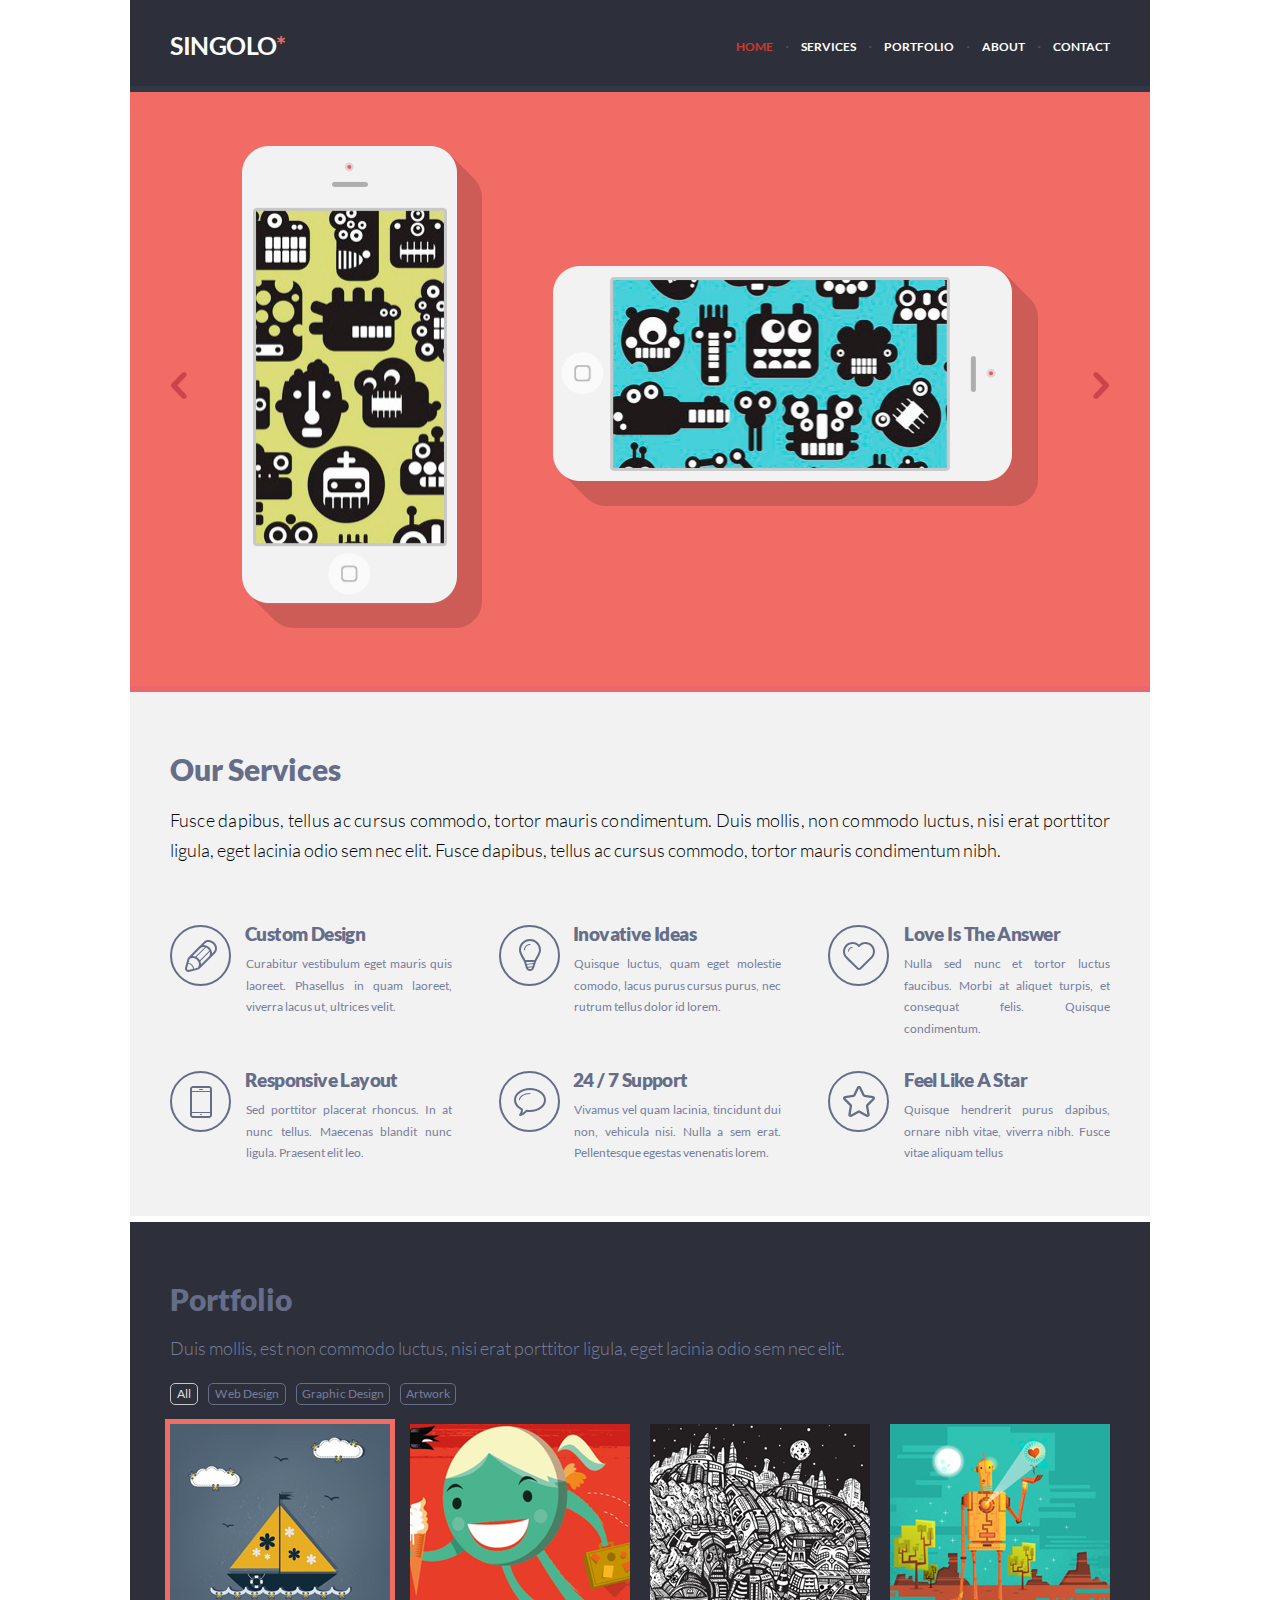
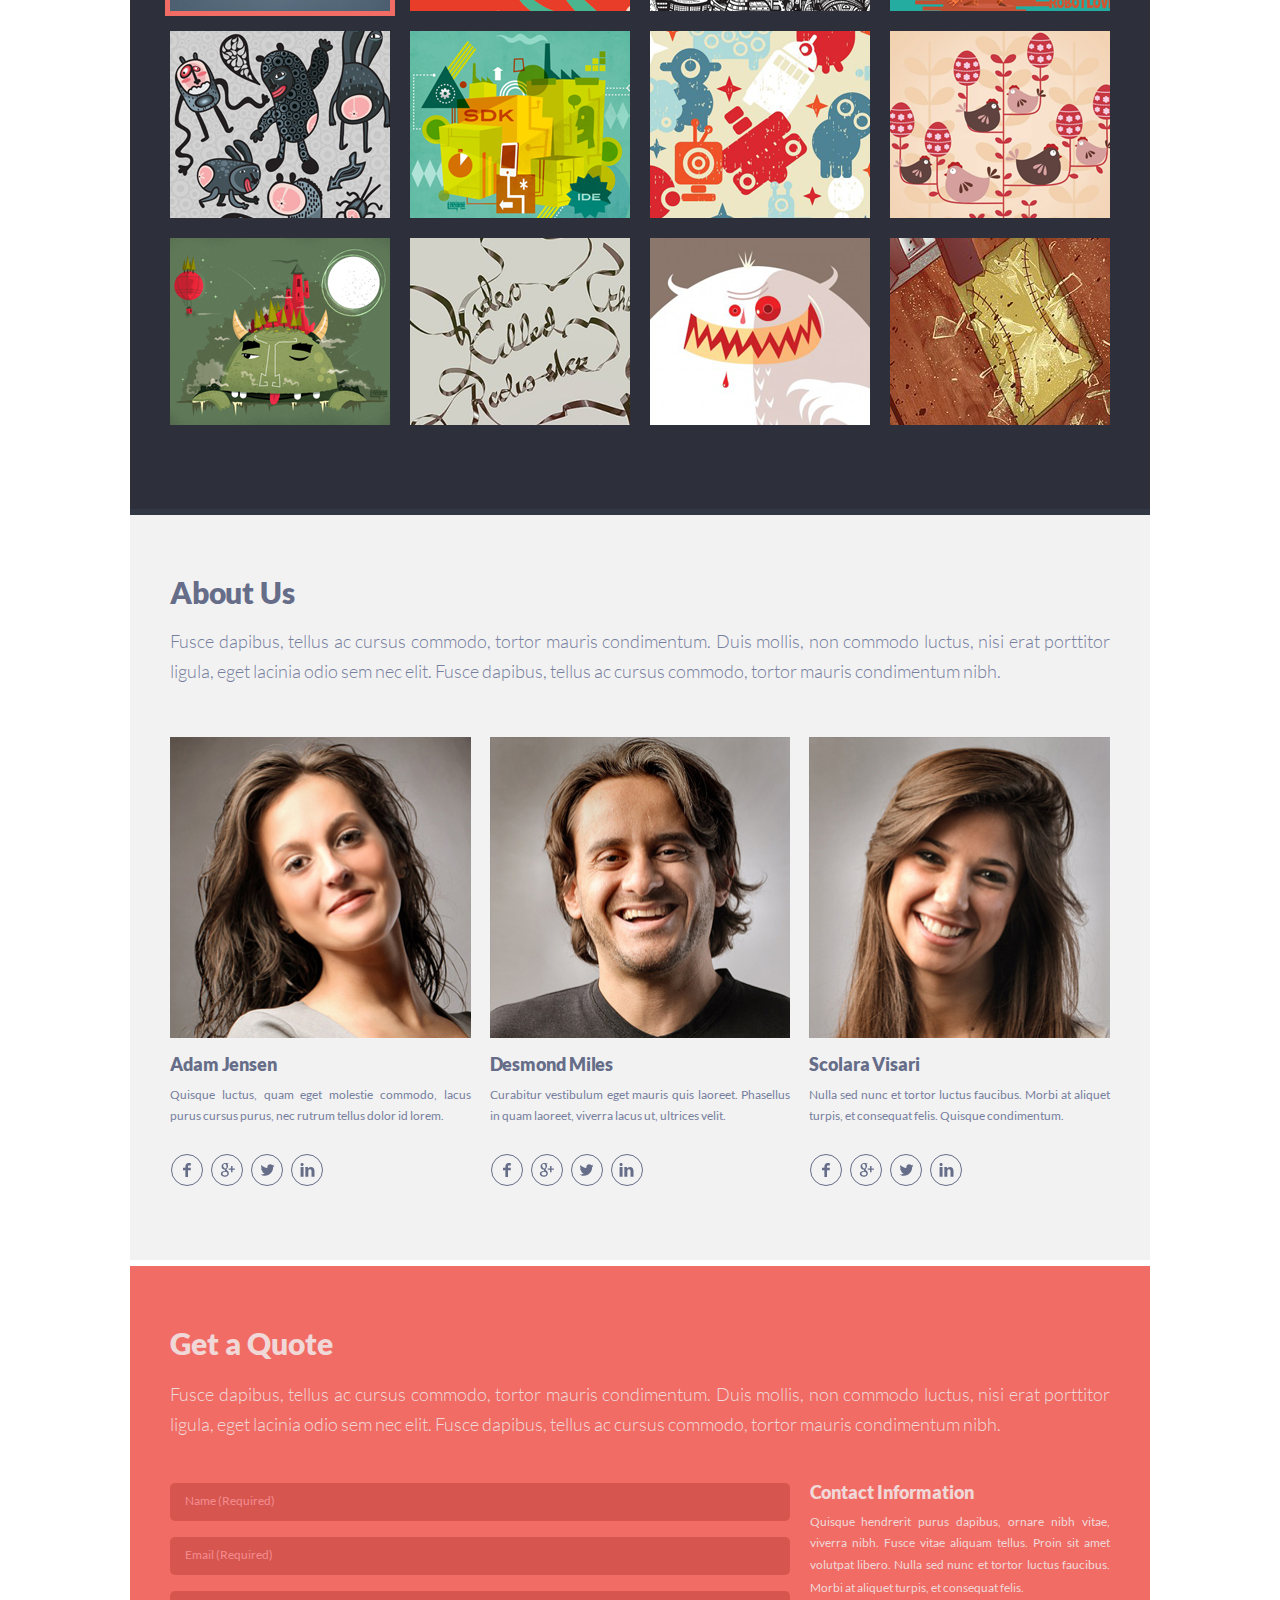
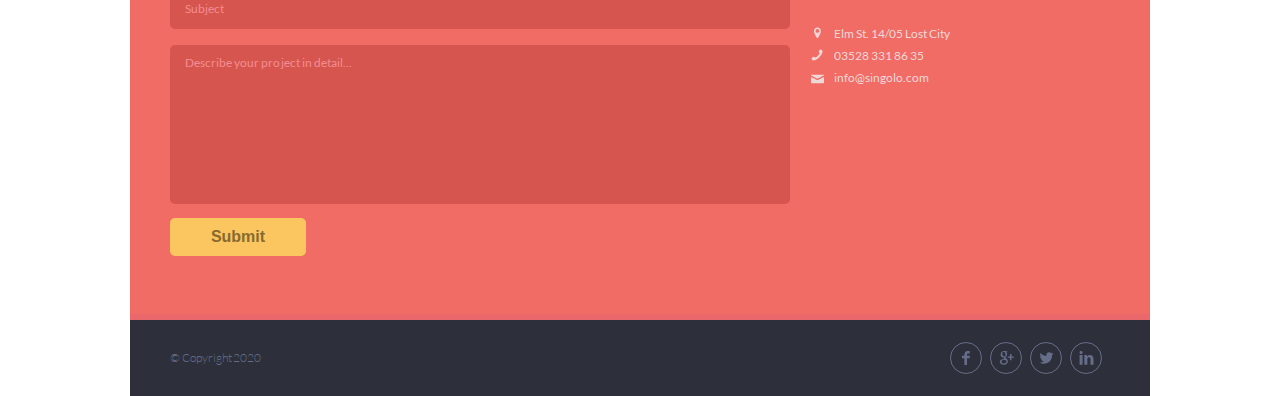
<file: index.html>
<!DOCTYPE html>
<html lang="en">

<head>
  <meta charset="UTF-8">
  <meta name="viewport" content="width=device-width, initial-scale=1.0">
  <link rel="stylesheet" href="./style.css">
  <title>Singolo</title>
</head>

<body>
  <div class="wrapper">
    <header class="header" id="header">
      <div class="content-header content-header-big content">
        <span class="hamburger">
          <span class="hamburger-line"></span>
          <span class="hamburger-line"></span>
          <span class="hamburger-line"></span>
        </span>
        <div class="logo">
          <a class="logo-link" href="#header">
            <h1 class="logo-title"><span class="logo-text">singolo</span><span class="logo-star">*</span></h1>
          </a>
        </div>
        <nav class="header-nav">
          <ul class="nav-items" id='menu'>
            <li class="nav-item"> <a class="nav-text nav-text-active" href="#slider">Home</a>
            </li>
            <li class="nav-item"><a class="nav-text" href="#services">Services</a>
            </li>
            <li class="nav-item"><a class="nav-text" href="#portfolio">Portfolio</a>
            </li>
            <li class="nav-item"><a class="nav-text" href="#about">About</a>
            </li>
            <li class="nav-item"><a class="nav-text" href="#contacts">Contact</a>
            </li>
          </ul>
        </nav>
      </div>
      <!-- MOBILE MENU -->
      <nav class="content-header-mobile">
        <div class="hamburger-logo">
          <span class="hamburger hamburger-vert">
            <span class="hamburger-line"></span>
            <span class="hamburger-line"></span>
            <span class="hamburger-line"></span>
          </span>
          <div class="logo logo-mobile">
            <a class="logo-link" href="#header">
              <h1 class="logo-title"><span class="logo-text">singolo</span><span class="logo-star">*</span></h1>
            </a>
          </div>
        </div>
        <nav class="header-nav-mobile">
          <ul class="nav-items nav-items-mobile" id='menu'>
            <li class="nav-item nav-item-mobile"> <a class="nav-text nav-text-active" href="#slider">Home</a>
            </li>
            <li class="nav-item nav-item-mobile"><a class="nav-text" href="#services">Services</a>
            </li>
            <li class="nav-item nav-item-mobile"><a class="nav-text" href="#portfolio">Portfolio</a>
            </li>
            <li class="nav-item nav-item-mobile"><a class="nav-text" href="#about">About</a>
            </li>
            <li class="nav-item nav-item-mobile"><a class="nav-text" href="#contacts">Contact</a>
            </li>
          </ul>
        </nav>
        <!-- END MOBILE -->
    </header>
    <main class="main">
      <section class="slider " id="slider">
        <div class="content-slider content">
          <div class="slider-arrows">
            <img class="slider-arrow arrow-prev" src="./assets/img/arrow-left.svg" alt="prev">
            <img class="slider-arrow arrow-next" src="./assets/img/arrow-right.svg" alt="next">
          </div>
          <div class="slide-item slide-active">
            <div class="slides slide1 slide-active">
              <img class="phone-slide1" src="./assets/img/slider-bg.png" alt="Second phone">
              <img class="phone-img phone-vertical" src="./assets/img/phone-vert.png" alt="Vertical phone">
              <img class="phone-img phone-horizontal" src="./assets/img/phone-hor.png" alt="Horizontal phone">
              <img class="phone-img phone-vertical-black visibility-hidden" src="./assets/img/phone-vert-black.png"
                alt="Vertical phone">
              <img class="phone-img phone-horizontal-black visibility-hidden" src="./assets/img/phone-hor-black.png"
                alt="Horizontal phone">
            </div>
          </div>
          <div class="slide-item">
            <div class="slides slide2 slide-active">
              <img class="phone-slide2" src="./assets/img/slide-2.png" alt="Second phone">
            </div>
          </div>
        </div>
      </section>
      <section class="services " id="services">
        <div class="content-services content">
          <div class="services-title">
            <div class="services-title-header"> Our Services </div>
            <div class="services-title-text"> Fusce dapibus, tellus ac cursus commodo, tortor mauris condimentum. Duis
              mollis, non commodo luctus, nisi erat porttitor <span class="services-title-text-change">ligula, eget
                lacinia odio sem nec elit. Fusce dapibus, tellus ac cursus commodo, tortor mauris condimentum
                nibh.</span> </div>
          </div>
          <div class="services-items">
            <div class="services-item services-item1">
              <div class="services-item-logo"><img class="services-logo-img" src="./assets/img/pensil-icon.svg"></div>
              <div class="services-item-content">
                <h3 class="services-item-title title-spacing-one"> Custom Design</h3>
                <p class="services-item-text"> Curabitur vestibulum eget mauris quis laoreet. Phasellus in quam laoreet,
                  viverra lacus ut, ultrices velit. </p>
              </div>
            </div>
            <div class="services-item services-item2">
              <div class="services-item-logo logo2"><img class="services-logo-img logo2-img"
                  src="./assets/img/lamp-icon.svg">
              </div>
              <div class="services-item-content">
                <h3 class="services-item-title"> Inovative Ideas </h3>
                <p class="services-item-text"> Quisque luctus, quam eget molestie comodo, lacus purus cursus purus, nec
                  rutrum tellus dolor id lorem. </p>
              </div>
            </div>
            <div class="services-item services-item3">
              <div class="services-item-logo"><img class="services-logo-img" src="./assets/img/heart-icon.svg"></div>
              <div class="services-item-content">
                <h3 class="services-item-title title-spacing-two"> Love Is The Answer</h3>
                <p class="services-item-text"> Nulla sed nunc et tortor luctus faucibus. Morbi at aliquet turpis, et
                  consequat felis. Quisque condimentum. </p>
              </div>
            </div>
            <div class="services-item services-item4">
              <div class="services-item-logo"><img class="services-logo-img" src="./assets/img/phone-icon.svg"></div>
              <div class="services-item-content ">
                <h3 class="services-item-title title-spacing-one"> Responsive Layout </h3>
                <p class="services-item-text"> Sed porttitor placerat rhoncus. In at nunc tellus. Maecenas blandit nunc
                  ligula. Prae&shy;sent elit leo. </p>
              </div>
            </div>
            <div class="services-item services-item5">
              <div class="services-item-logo  logo2"><img class="services-logo-img logo2-img"
                  src="./assets/img/comment-icon.svg">
              </div>
              <div class="services-item-content">
                <h3 class="services-item-title"> 24 / 7 Support</h3>
                <p class="services-item-text"> Vivamus vel quam lacinia, tincidunt dui non, vehicula nisi. Nulla a sem
                  erat. Pellen&shy;tesque egestas venenatis lorem. </p>
              </div>
            </div>
            <div class="services-item services-item6">
              <div class="services-item-logo"><img class="services-logo-img" src="./assets/img/star-icon.svg"></div>
              <div class="services-item-content">
                <h3 class="services-item-title title-spacing-two"> Feel Like A Star </h3>
                <p class="services-item-text"> Quisque hendrerit purus dapibus, ornare nibh vitae, viverra nibh. Fusce
                  vitae aliquam tellus </p>
              </div>
            </div>
          </div>
          </nav>
      </section>
      <section class="portfolio" id="portfolio">
        <div class="content-portfolio content">
          <div class="portfolio-title">
            <h3 class='portfolio-title-header'>Portfolio</h3>
            <p class="portfolio-title-text">Duis mollis, est non commodo luctus, nisi erat porttitor ligula, eget
              lacinia odio sem nec elit.</p>
          </div>
          <ul class="portfolio-buttons">
            <li class="portfolio-btn portfolio-btn-active">All</li>
            <li class="portfolio-btn">Web Design</li>
            <li class="portfolio-btn">Graphic Design</li>
            <li class="portfolio-btn">Artwork</li>
          </ul>
          <div class="portfolio-images">
            <ul class="portfolio-images-list" id="portfolio-images">
              <li class="portfolio-images-item"><img class="portfolio-img portfolio-img-active"
                  src="./assets/img/portfol1.png" alt="portofolio-image1"></li>
              <li class="portfolio-images-item"> <img class="portfolio-img" src="./assets/img/portfol2.png"
                  alt="portofolio-image2"></li>
              <li class="portfolio-images-item"><img class="portfolio-img" src="./assets/img/portfol3.png"
                  alt="portofolio-image3"></li>
              <li class="portfolio-images-item"><img class="portfolio-img" src="./assets/img/portfol4.png"
                  alt="portofolio-image4"></li>
              <li class="portfolio-images-item"><img class="portfolio-img" src="./assets/img/portfol5.png"
                  alt="portofolio-image5"></li>
              <li class="portfolio-images-item"><img class="portfolio-img" src="./assets/img/portfol6.png"
                  alt="portofolio-image6"></li>
              <li class="portfolio-images-item"><img class="portfolio-img" src="./assets/img/portfol7.png"
                  alt="portofolio-image7"></li>
              <li class="portfolio-images-item"><img class="portfolio-img" src="./assets/img/portfol8.png"
                  alt="portofolio-image8"></li>
              <li class="portfolio-images-item"><img class="portfolio-img" src="./assets/img/portfol9.png"
                  alt="portofolio-image9"></li>
              <li class="portfolio-images-item"><img class="portfolio-img" src="./assets/img/portfol10.png"
                  alt="portofolio-image10"></li>
              <li class="portfolio-images-item"><img class="portfolio-img" src="./assets/img/portfol11.png"
                  alt="portofolio-image11"></li>
              <li class="portfolio-images-item"><img class="portfolio-img" src="./assets/img/portfol12.png"
                  alt="portofolio-image12"></li>
            </ul>
          </div>
        </div>
      </section>
      <section class='about' id="about">
        <div class="content-about content">
          <div class="about-title">
            <h3 class="about-title-head">About Us</h3>
            <p class="about-title-text">Fusce dapibus, tellus ac cursus commodo, tortor mauris condimentum. Duis mollis,
              non commodo luctus, nisi erat porttitor ligula, eget lacinia odio sem nec elit. Fusce dapibus, tellus ac
              cursus commodo, tortor mauris condimentum nibh.</p>
          </div>
          <div class="about-persons persons">
            <div class="persons-item">
              <img class="persons-photo" src="./assets/img/about1.jpeg" alt="person">
              <div class="persons-content">
                <h4 class="persons-content-title">Adam Jensen</h4>
                <p class="persons-content-text adam-text">Quisque luctus, quam eget molestie commodo, lacus purus cursus
                  purus, nec rutrum tellus dolor id lorem. </p>
                <div class="persons-social-items social-items">
                  <ul class="social-icons">
                    <li class="social-icon icon-facebook"><a href="#"></a></li>
                    <li class="social-icon icon-google"><a href="#"></a></li>
                    <li class="social-icon icon-twitter"><a href="#"></a></li>
                    <li class="social-icon icon-linkedin"><a href="#"></a></li>
                  </ul>
                </div>
              </div>
            </div>
            <div class="persons-item">
              <img class="persons-photo" src="./assets/img/about2.jpeg" alt="person">
              <div class="persons-content">
                <h4 class="persons-content-title desmond-title">Desmond Miles</h4>
                <p class="persons-content-text desmond-text">Curabitur vestibulum eget mauris quis laoreet. Phasellus in
                  quam laoreet, viverra lacus ut, ultrices velit.</p>
                <div class="persons-social-items">
                  <ul class="social-icons">
                    <li class="social-icon icon-facebook"><a href="#"></a></li>
                    <li class="social-icon icon-google"><a href="#"></a></li>
                    <li class="social-icon icon-twitter"><a href="#"></a></li>
                    <li class="social-icon icon-linkedin"><a href="#"></a></li>
                  </ul>
                </div>
              </div>
            </div>
            <div class="persons-item">
              <img class="persons-photo" src="./assets/img/about3.jpeg" alt="person">
              <div class="persons-content">
                <h4 class="persons-content-title">Scolara Visari</h4>
                <p class="persons-content-text">Nulla sed nunc et tortor luctus faucibus. Morbi at aliquet turpis, et
                  consequat felis. Quisque condimentum.</p>
                <div class="persons-social-items">
                  <ul class="social-icons scolara-icons">
                    <li class="social-icon icon-facebook"><a href="#"></a></li>
                    <li class="social-icon icon-google"><a href="#"></a></li>
                    <li class="social-icon icon-twitter"><a href="#"></a></li>
                    <li class="social-icon icon-linkedin"><a href="#"></a></li>
                  </ul>
                </div>
              </div>
            </div>
          </div>
        </div>
      </section>
      <section class="contacts" id="contacts">
        <div class="content-contacts content">
          <div class="contacts-title">
            <h3 class="contacts-title-header">Get a Quote</h3>
            <p class="contacts-title-text">Fusce dapibus, tellus ac cursus commodo, tortor mauris condimentum. Duis
              mollis, non commodo luctus, nisi erat porttitor ligula, eget lacinia odio sem nec elit. Fusce dapibus,
              tellus ac cursus commodo, tortor mauris condimentum nibh.</p>
          </div>
          <div class="contact-forms">
            <form class="contact-form" id="contact-form" action="#">
              <input class="contact-form-input input-name" id="input-name" type="text" placeholder="Name (Required)"
                autocomlete=" off" required>
              <input class="contact-form-input input-email" id="input-email" type="email" placeholder="Email (Required)"
                required>
              <input class="contact-form-input input-subject" id="subject" type="text" placeholder="Subject">
              <textarea class="contact-form-input input-description" id="description" name="description" cols="30"
                rows="20" placeholder="Describe your project in detail..."></textarea>
              <button type="submit" class="contact-form-input btn-submit" id="btn">Submit</button>
            </form>
            <div class="contact-info">
              <h4 class="contact-info-title">Contact Information</h4>
              <p class="contact-info-text">Quisque hendrerit purus dapibus, ornare nibh vitae, viver&shy;ra nibh. Fusce
                vitae aliquam tellus. Proin sit amet volutpat <span class="newline-height">libero. Nulla sed nunc et
                  tortor luctus faucibus. Morbi </span> at aliquet turpis, et consequat felis. </p>
              <div class="contacts-details details">
                <div class="details-item">
                  <span class="details-img img-loc"></span>
                  <a class="details-href" href="https://www.google.com.ua/maps/">Elm St. 14/05 Lost City</a>
                </div>
                <div class="details-item">
                  <span class="details-img img-phone"></span>
                  <a class="details-href" href="tel:035283318635">03528 331 86 35</a>
                </div>
                <div class="details-item">
                  <span class="details-img img-mail"></span>
                  <a class="details-href" href="mailto:info@singolo.com">info@singolo.com</a>
                </div>
              </div>
            </div>
          </div>
        </div>
      </section>
    </main>
    <footer class="footer">
      <div class="content-footer content">
        <p class="footer-copyright"> &copy; Copyright 2020 </p>
        <div class="footer-social-items">
          <ul class="social-icons">
            <li class="social-icon icon-facebook"><a href="#"></a></li>
            <li class="social-icon icon-google"><a href="#"></a></li>
            <li class="social-icon icon-twitter"><a href="#"></a></li>
            <li class="social-icon icon-linkedin"><a href="#"></a></li>
          </ul>
        </div>
      </div>
    </footer>
    <div id="message-block" class='hidden message-block '>
      <div class="message content " id="message">
        <p>Письмо отправлено</p>
        <p>Тема: <span class="message-text" id="message-result"></span></p>
        <hr>
        <p>Описание: <span class="message-text" id="descr-result"> </span></span>
          <hr>
          <button class="btn-close" id="close-btn">OK</button>
      </div>
    </div>
    <div class="black-overlay"></div>
  </div>
  <script src='script.js'></script>
</body>

</html>
</file>
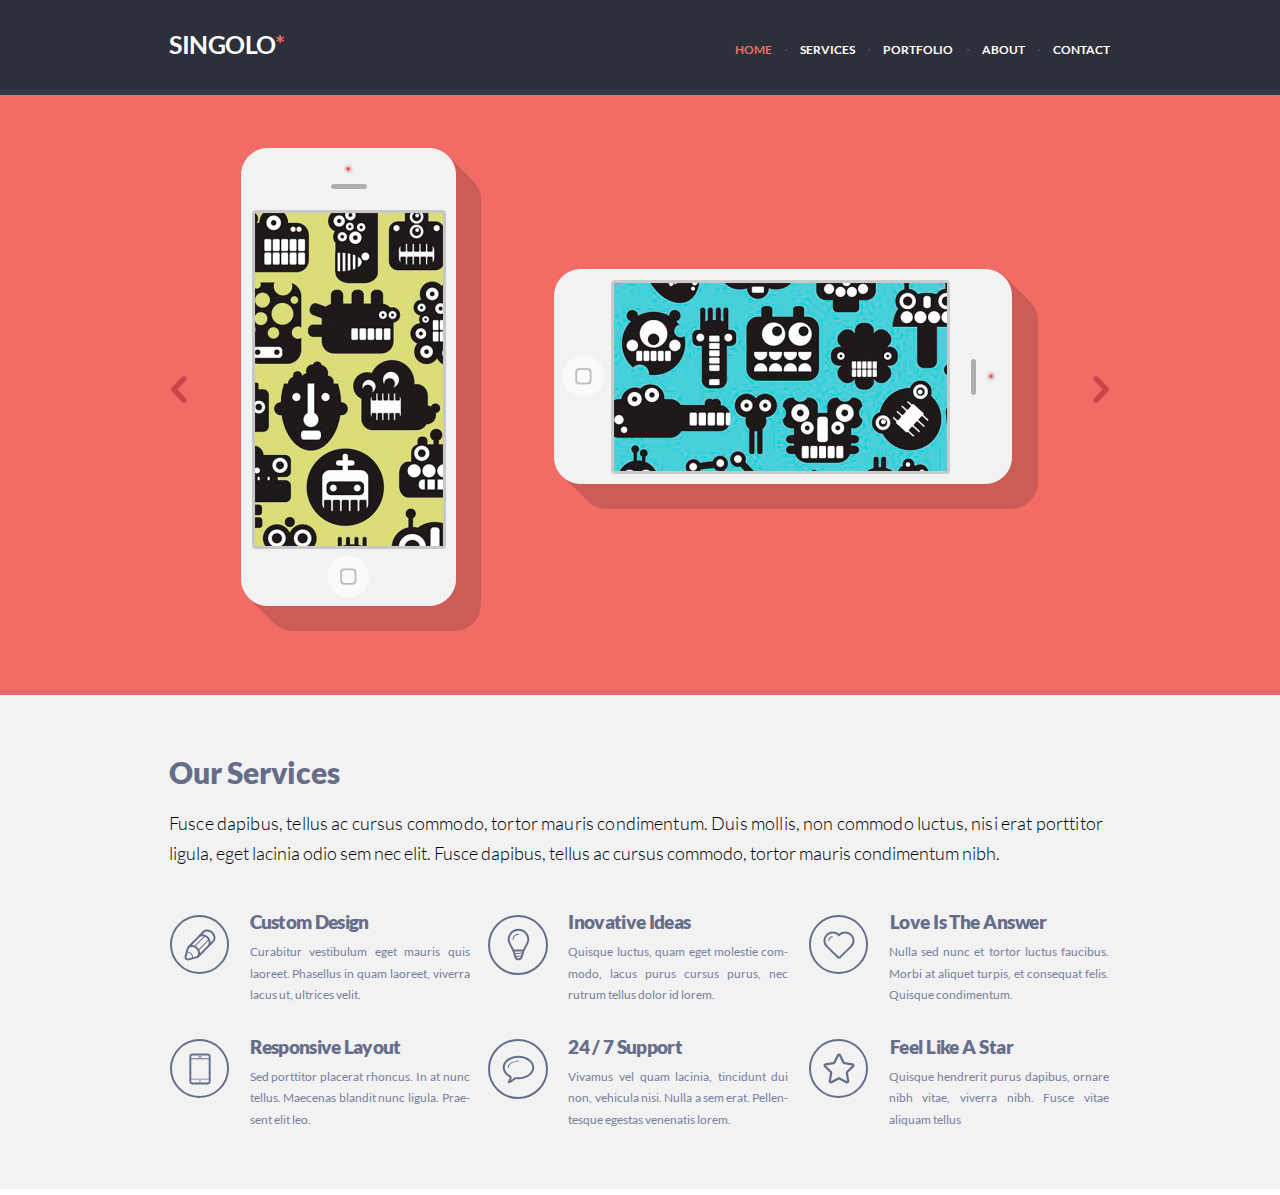
<file: singolo1.html>
<!DOCTYPE html>
<html lang="en">

<head>
  <meta charset="UTF-8">
  <meta name="viewport" content="width=device-width, initial-scale=1.0">
  <link rel="stylesheet" href="./singolo1.css">
  <title>Singolo</title>
</head>

<body>
  <div class="wrapper">
    <header class="header">
      <div class="content-header content">
        <div class="logo">
          <a class="logo-link" href="#">
            <h1 class="logo-title">singolo<span class="logo-star">*</span></h1>
          </a>
        </div>
        <nav class="header-nav">
          <ul class="nav-items">
            <li class="nav-item"> <a class="nav-text nav-text-active" href="#">Home</a>
            </li>
            <li class="nav-item"><a class="nav-text" href="#">Services</a>
            </li>
            <li class="nav-item"><a class="nav-text" href="#">Portfolio</a>
            </li>
            <li class="nav-item"><a class="nav-text" href="#">About</a>
            </li>
            <li class="nav-item"><a class="nav-text" href="#">Contact</a>
            </li>
          </ul>
        </nav>
      </div>
    </header>
    <main class="main">
      <section class="slider">
        <div class="content-slider content">
          <div class="slider-arrows">
            <img class="slider-arrow arrow-prev" src="./assets/img/arrow-left.svg" alt="prev">
            <img class="slider-arrow arrow-next" src="./assets/img/arrow-right.svg" alt="next">
          </div>
          <div class="phone-images">
            <img class="phone-vertical" src="./assets/img/phone-vert.png" alt="Vertical phone">
            <img class="phone-horizontal" src="./assets/img/phone-hor.png" alt="Horizontal phone">
          </div>
        </div>
      </section>
      <section class="services">
        <div class="content-services content">
          <div class="services-title">
            <div class="services-title-header"> Our Services </div>
            <div class="services-title-text"> Fusce dapibus, tellus ac cursus commodo, tortor mauris condimentum. Duis
              mollis, non commodo luctus, nisi erat porttitor <span class="services-title-text-change">ligula, eget
                lacinia odio sem nec elit. Fusce dapibus, tellus ac cursus commodo, tortor mauris condimentum
                nibh.</span> </div>
          </div>
          <div class="services-items">
            <div class="services-item services-item1">
              <div class="services-item-logo"><img class="services-logo-img" src="./assets/img/pensil-icon.svg"></div>
              <div class="services-item-content">
                <h3 class="services-item-title title-spacing-one"> Custom Design</h3>
                <p class="services-item-text"> Curabitur vestibulum eget mauris quis laoreet. Phasellus in quam laoreet,
                  viverra lacus ut, ultrices velit. </p>
              </div>
            </div>
            <div class="services-item services-item2">
              <div class="services-item-logo "><img class="services-logo-img" src="./assets/img/lamp-icon.svg"></div>
              <div class="services-item-content">
                <h3 class="services-item-title"> Inovative Ideas </h3>
                <p class="services-item-text"> Quisque luctus, quam eget molestie com&shy;modo, lacus purus cursus
                  purus, nec rutrum tellus dolor id lorem. </p>
              </div>
            </div>
            <div class="services-item services-item3">
              <div class="services-item-logo"><img class="services-logo-img" src="./assets/img/heart-icon.svg"></div>
              <div class="services-item-content">
                <h3 class="services-item-title title-spacing-two"> Love Is The Answer</h3>
                <p class="services-item-text"> Nulla sed nunc et tortor luctus faucibus. Morbi at aliquet turpis, et
                  consequat felis. Quisque condimentum. </p>
              </div>
            </div>
            <div class="services-item services-item4">
              <div class="services-item-logo"><img class="services-logo-img" src="./assets/img/phone-icon.svg"></div>
              <div class="services-item-content ">
                <h3 class="services-item-title title-spacing-one"> Responsive Layout </h3>
                <p class="services-item-text"> Sed porttitor placerat rhoncus. In at nunc tellus. Maecenas blandit nunc
                  ligula. Prae&shy;sent elit leo. </p>
              </div>
            </div>
            <div class="services-item services-item5">
              <div class="services-item-logo "><img class="services-logo-img" src="./assets/img/comment-icon.svg"></div>
              <div class="services-item-content">
                <h3 class="services-item-title"> 24 / 7 Support</h3>
                <p class="services-item-text"> Vivamus vel quam lacinia, tincidunt dui non, vehicula nisi. Nulla a sem
                  erat. Pellen&shy;tesque egestas venenatis lorem. </p>
              </div>
            </div>
            <div class="services-item services-item6">
              <div class="services-item-logo"><img class="services-logo-img" src="./assets/img/star-con.svg"></div>
              <div class="services-item-content">
                <h3 class="services-item-title title-spacing-two"> Feel Like A Star </h3>
                <p class="services-item-text"> Quisque hendrerit purus dapibus, ornare nibh vitae, viverra nibh. Fusce
                  vitae aliquam tellus </p>
              </div>
            </div>
          </div>
        </div>
      </section>
    </main>
  </div>
</body>

</html>
</file>
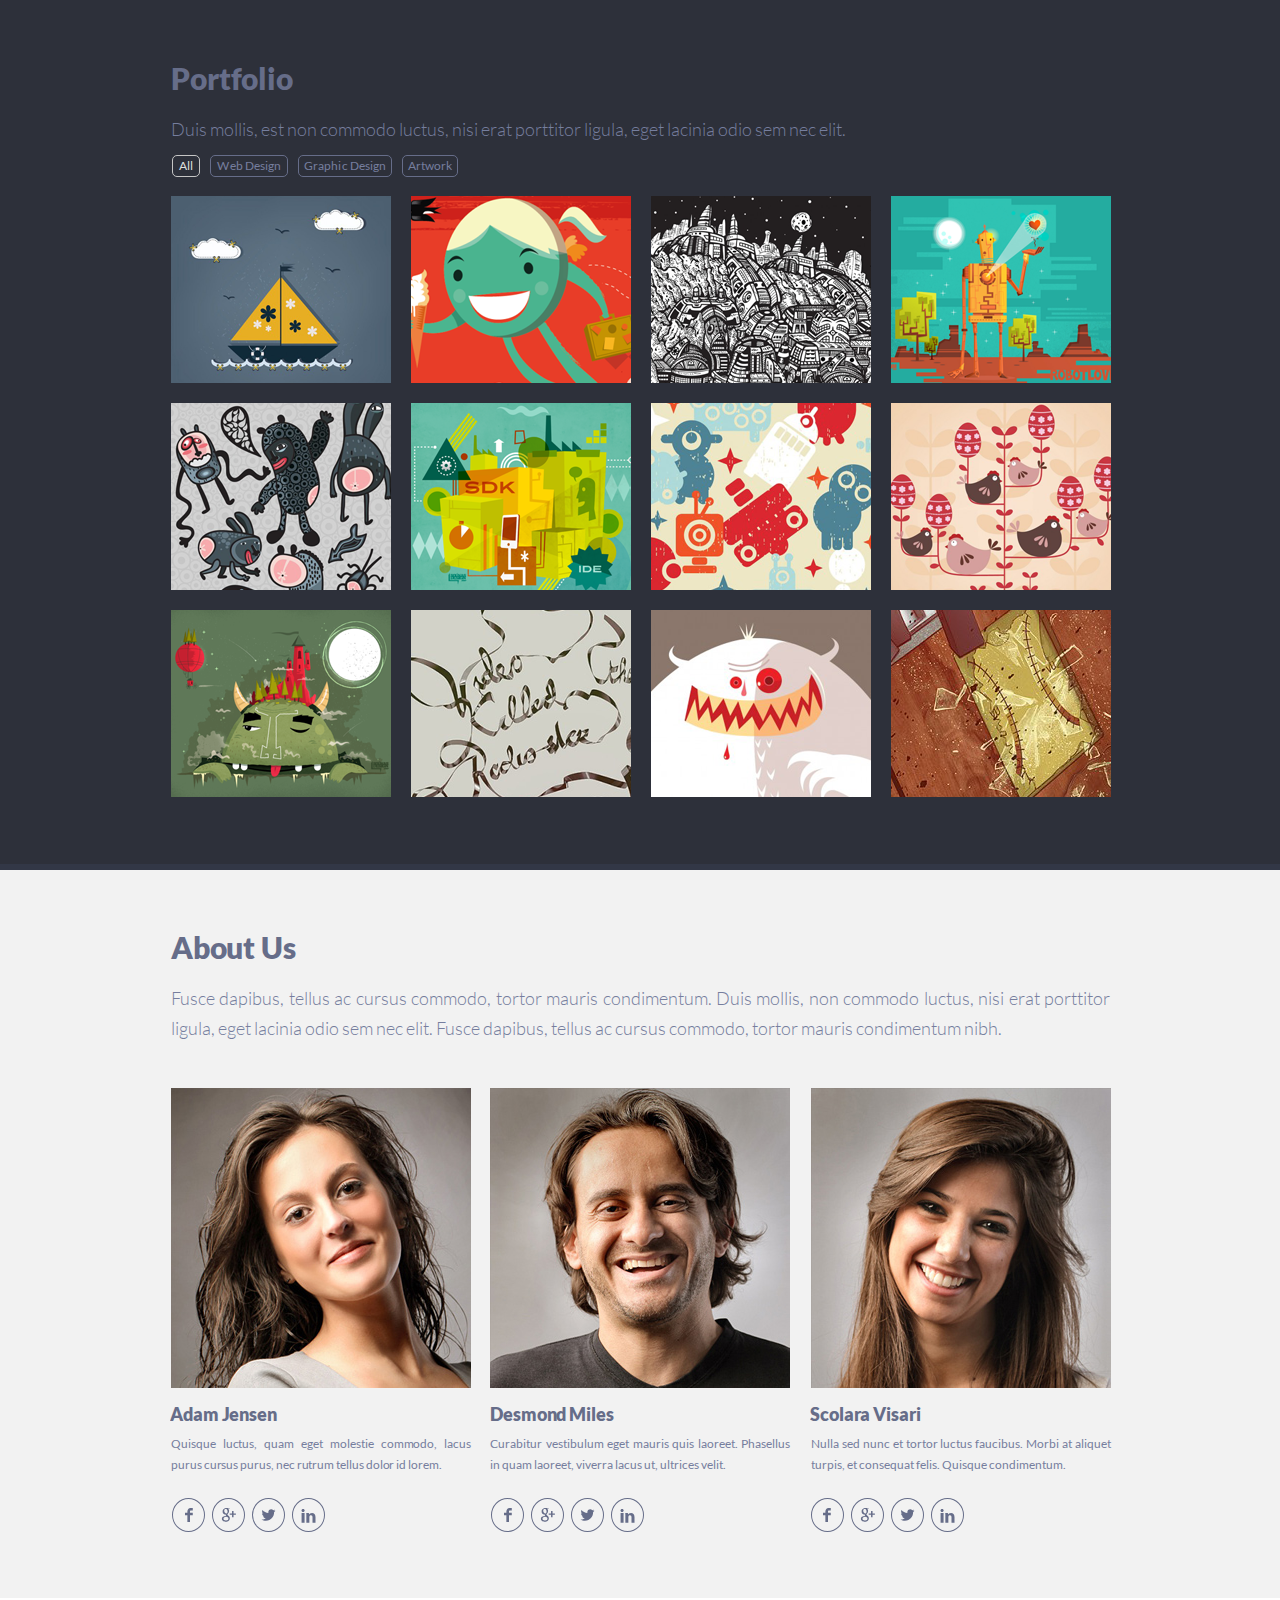
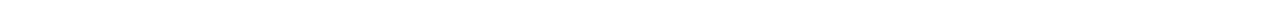
<file: singolo2.html>
<!DOCTYPE html>
<html lang="en">

<head>
  <meta charset="UTF-8">
  <meta name="viewport" content="width=device-width, initial-scale=1.0">
  <link rel="stylesheet" href="./singolo2.css">
  <title>Singolo2</title>
</head>

<body>
  <div class="wrapper">
    <section class="portfolio">
      <div class="content-portfolio content">
        <div class="portfolio-title">
          <h3 class='portfolio-title-header'>Portfolio</h3>
          <p class="portfolio-title-text">Duis mollis, est non commodo luctus, nisi erat porttitor ligula, eget lacinia
            odio sem nec elit.</p>
        </div>
        <ul class="portfolio-buttons">
          <li class="portfolio-btn portfolio-btn-active">All</li>
          <li class="portfolio-btn">Web Design</li>
          <li class="portfolio-btn">Graphic Design</li>
          <li class="portfolio-btn">Artwork</li>
        </ul>
        <div class="portfolio-images">
          <img class="portfolio-img" src="./assets/img/portfol1.png" alt="portofolio-image">
          <img class="portfolio-img" src="./assets/img/portfol2.png" alt="portofolio-image">
          <img class="portfolio-img" src="./assets/img/portfol3.png" alt="portofolio-image">
          <img class="portfolio-img" src="./assets/img/portfol4.png" alt="portofolio-image">
          <img class="portfolio-img" src="./assets/img/portfol5.png" alt="portofolio-image">
          <img class="portfolio-img" src="./assets/img/portfol6.png" alt="portofolio-image">
          <img class="portfolio-img" src="./assets/img/portfol7.png" alt="portofolio-image">
          <img class="portfolio-img" src="./assets/img/portfol8.png" alt="portofolio-image">
          <img class="portfolio-img" src="./assets/img/portfol9.png" alt="portofolio-image">
          <img class="portfolio-img" src="./assets/img/portfol10.png" alt="portofolio-image">
          <img class="portfolio-img" src="./assets/img/portfol11.png" alt="portofolio-image">
          <img class="portfolio-img" src="./assets/img/portfol12.png" alt="portofolio-image">
        </div>
      </div>
    </section>
    <section class='about'>
      <div class="content-about content">
        <div class="about-title">
          <h3 class="about-title-head">About Us</h3>
          <p class="about-title-text">Fusce dapibus, tellus ac cursus commodo, tortor mauris condimentum. Duis mollis,
            non commodo luctus, nisi erat porttitor ligula, eget lacinia odio sem nec elit. Fusce dapibus, tellus ac
            cursus commodo, tortor mauris condimentum nibh.</p>
        </div>
        <div class="about-persons persons">
          <div class="persons-item">
            <img class="persons-photo" src="./assets/img/about1.jpeg" alt="person">
            <div class="persons-content">
              <h4 class="persons-content-title">Adam Jensen</h4>
              <p class="persons-content-text adam-text">Quisque luctus, quam eget molestie commodo, lacus purus cursus
                purus, nec rutrum tellus dolor id lorem. </p>
              <div class="persons-social-items social-items">
                <ul class="social-icons">
                  <li class="social-icon icon-facebook"><a href="#"></a></li>
                  <li class="social-icon icon-google"><a href="#"></a></li>
                  <li class="social-icon icon-twitter"><a href="#"></a></li>
                  <li class="social-icon icon-linkedin"><a href="#"></a></li>
                </ul>
              </div>
            </div>
          </div>
          <div class="persons-item">
            <img class="persons-photo" src="./assets/img/about2.jpeg" alt="person">
            <div class="persons-content">
              <h4 class="persons-content-title desmond-title">Desmond Miles</h4>
              <p class="persons-content-text">Curabitur vestibulum eget mauris quis laoreet. Phasellus in quam laoreet,
                viverra lacus ut, ultrices velit.</p>
              <div class="persons-social-items">
                <ul class="social-icons">
                  <li class="social-icon icon-facebook"><a href="#"></a></li>
                  <li class="social-icon icon-google"><a href="#"></a></li>
                  <li class="social-icon icon-twitter"><a href="#"></a></li>
                  <li class="social-icon icon-linkedin"><a href="#"></a></li>
                </ul>
              </div>
            </div>
          </div>
          <div class="persons-item">
            <img class="persons-photo" src="./assets/img/about3.jpeg" alt="person">
            <div class="persons-content">
              <h4 class="persons-content-title">Scolara Visari</h4>
              <p class="persons-content-text">Nulla sed nunc et tortor luctus faucibus. Morbi at aliquet turpis, et
                consequat felis. Quisque condimentum.</p>
              <div class="persons-social-items">
                <ul class="social-icons scolara-icons">
                  <li class="social-icon icon-facebook"><a href="#"></a></li>
                  <li class="social-icon icon-google"><a href="#"></a></li>
                  <li class="social-icon icon-twitter"><a href="#"></a></li>
                  <li class="social-icon icon-linkedin"><a href="#"></a></li>
                </ul>
              </div>
            </div>
          </div>
        </div>
      </div>
    </section>
  </div>
</body>

</html>
</file>
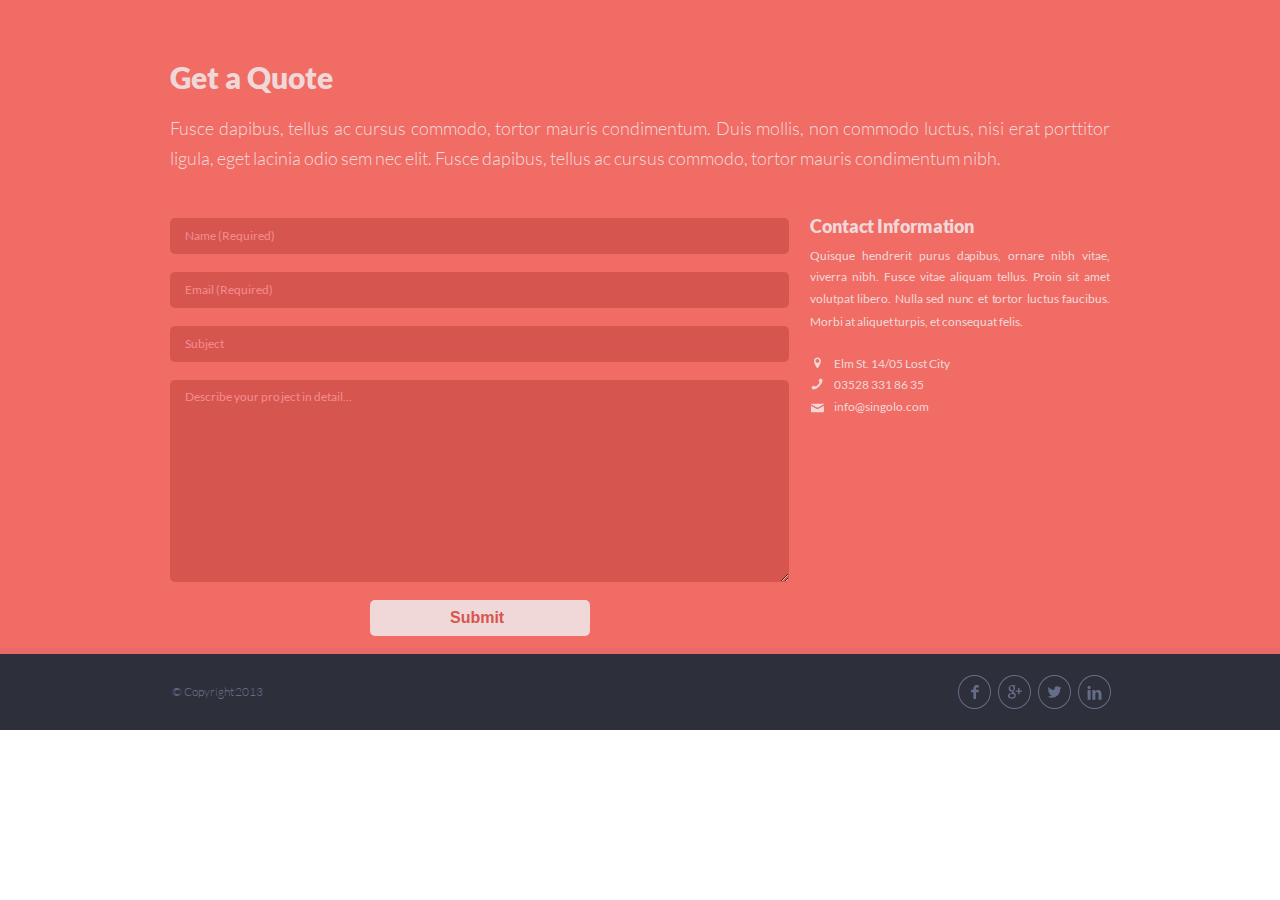
<file: singolo3.html>
<!DOCTYPE html>
<html lang="en">

<head>
  <meta charset="UTF-8">
  <meta name="viewport" content="width=device-width, initial-scale=1.0">
  <link rel="stylesheet" href="./singolo3.css">
  <title>Singolo3</title>
</head>

<body>
  <div class="wrapper">
    <section class="contacts">
      <div class="content-contacts content">
        <div class="contacts-title">
          <h3 class="contacts-title-header">Get a Quote</h3>
          <p class="contacts-title-text">Fusce dapibus, tellus ac cursus commodo, tortor mauris condimentum. Duis
            mollis, non commodo luctus, nisi erat porttitor ligula, eget lacinia odio sem nec elit. Fusce dapibus,
            tellus ac cursus commodo, tortor mauris condimentum nibh.</p>
        </div>
        <div class="contact-forms">
          <form class="contact-form" action="#">
            <input class="contact-form-input input-name" type="text" placeholder="Name (Required)">
            <input class="contact-form-input input-email" type="email" placeholder="Email (Required)">
            <input class="contact-form-input input-subject" type="text" placeholder="Subject">
            <textarea class="contact-form-input input-description" name="description" cols="30" rows="20"
              placeholder="Describe your project in detail..."></textarea>
            <button type="submit" class="contact-form-input btn-submit">Submit</button>
          </form>
          <div class="contact-info">
            <h4 class="contact-info-title">Contact Information</h4>
            <p class="contact-info-text">Quisque hendrerit purus dapibus, ornare nibh vitae, viver&shy;ra nibh. Fusce
              vitae aliquam tellus. Proin sit amet volutpat <span class="newline-height">libero. Nulla sed nunc et
                tortor luctus faucibus. Morbi </span> at aliquet turpis, et consequat felis. </p>
            <div class="contacts-details details">
              <div class="details-item">
                <span class="details-img img-loc"></span>
                <a class="details-href" href="https://www.google.com.ua/maps/">Elm St. 14/05 Lost City</a>
              </div>
              <div class="details-item">
                <span class="details-img img-phone"></span>
                <a class="details-href" href="tel:035283318635">03528 331 86 35</a>
              </div>
              <div class="details-item">
                <span class="details-img img-mail"></span>
                <a class="details-href" href="mailto:info@singolo.com">info@singolo.com</a>
              </div>
            </div>
          </div>
        </div>
      </div>
    </section>
    <footer class="footer">
      <div class="content-footer content">
        <p class="footer-copyright"> &copy; Copyright 2013 </p>
        <div class="footer-social-items">
          <ul class="social-icons">
            <li class="social-icon icon-facebook"><a href="#"></a></li>
            <li class="social-icon icon-google"><a href="#"></a></li>
            <li class="social-icon icon-twitter"><a href="#"></a></li>
            <li class="social-icon icon-linkedin"><a href="#"></a></li>
          </ul>
        </div>
      </div>
    </footer>
  </div>
</body>

</html>
</file>
<file: style.css>
@import './assets/styles/style-desktop.css';
@import './assets/styles/style-laptop.css';
@import './assets/styles/style-mobile.css';
@import './assets/styles/style-small-mob.css';
</file>
<file: singolo1.css>
@font-face {
	font-family: 'Lato';
	font-style: normal;
	font-weight: 300;
	src: url('./assets/fonts/Lato/lato-v16-latin-300.woff2') format('woff2');
}

@font-face {
	font-family: 'Lato';
	font-style: normal;
	font-weight: 400;
	src: url('./assets/fonts/Lato/lato-v16-latin-regular.woff2') format('woff2');
}

@font-face {
	font-family: 'Lato';
	font-style: normal;
	font-weight: 700;
	src: url('./assets/fonts/Lato/lato-v16-latin-700.woff2') format('woff2');
}

@font-face {
	font-family: 'Lato';
	font-style: normal;
	font-weight: 900;
	src: url('./assets/fonts/Lato/lato-v16-latin-900.woff2') format('woff2');
}

* {
	margin: 0;
	padding: 0;
	box-sizing: border-box;
}

.wrapper {
	width: 100%;
	font-family: 'Lato', sans-serif;
}

.content {
	margin: 0 auto;
	max-width: 1020px;
}

.header {
	height: 95px;
	background-color: #2d303a;
	border-bottom: 6px solid #323746;
}

.content-header {
	display: flex;
	justify-content: space-between;
}

.logo {
	margin: 41px 0 0 39px;
}

.logo-link {
	color: #ffffff;
	text-decoration: none;
}

.logo-star {
	color: #f06c64;
}

.logo-title {
	font-size: 25px;
	line-height: 6px;
	color: #ffffff;
	letter-spacing: -0.02em;
	font-weight: 700;
	text-align: left;
	text-transform: uppercase;
}

.header-nav {
	margin: 38px 40px 0 0;
}

.nav-items {
	display: flex;
}

.nav-item {
	list-style: none;
}

.nav-item:not(:first-child):before {
	content: '\00B7';
	padding: 0 12.2px;
	color: #494e62;
}

.nav-text {
	color: white;
	text-transform: uppercase;
	text-decoration: none;
	font-size: 12px;
	font-family: 'Lato', sans-serif;
	font-weight: 700;
	text-align: left;
	letter-spacing: -0.01px;
}

.nav-text-active {
	color: #f06c64;
}

.nav-text:hover {
	color: #e79995;
}

.slider {
	height: 600px;
	background-color: #f06c64;
	border-bottom: 6px solid #ea676b;
}

.slider-arrows {
	position: relative;
	top: 281px;
}

.slider-arrow {
	width: 16px;
	height: 27px;
	cursor: pointer;
	transform: scale(1);
	transition: all 0.2s;
	z-index: 3;
}

.slider-arrow:hover {
	transform: scale(1.6);
}

.arrow-prev {
	position: absolute;
	left: 41px;
}

.arrow-next {
	position: absolute;
	right: 41px;
}

.phone-images {
	position: relative;
}

.phone-vertical {
	position: absolute;
	top: 53px;
	left: 111px;
}

.phone-horizontal {
	position: absolute;
	top: 174px;
	left: 424px;
}

.services {
	background-color: #f2f2f2;
	height: 500px;
	border-bottom: 6px solid white;
}

.services-title {
	margin: 0 39px;
}

.services-title-header {
	padding-top: 59px;
	font-size: 30px;
	font-weight: 900;
	color: #666d89;
	letter-spacing: -0.2px;
}

.services-title-text {
	margin-top: 18px;
	font-weight: 300;
	font-size: 18px;
	line-height: 30px;
	text-align: left;
	letter-spacing: 0.15px;
}

.services-title-text-change {
	letter-spacing: 0;
}

.services-items {
	display: flex;
	flex-wrap: wrap;
	margin-top: 45px;
	margin-left: 39.5px;
}

.services-item {
	display: flex;
	max-width: 32%;
	align-items: flex-start;
	color: #666d89;
}

.services-item-content {
	margin-left: 20px;
	width: 220px;
}
.services-item-logo {
	margin-top: 0.1em;
}

.services-logo-img {
	width: 60px;
}

.services-item5,
.services-item2 {
	margin-left: 1.18em;
}

.services-item6,
.services-item3 {
	margin-left: 20.5px;
}

.services-item5,
.services-item4,
.services-item6 {
	margin-top: 32px;
}

.services-item-title {
	font-weight: 900;
	font-size: 19px;
	line-height: 18px;
	color: #666d89;
	text-align: left;
	letter-spacing: -0.67px;
}

.title-spacing-one {
	letter-spacing: -0.7px;
}
.title-spacing-two {
	padding-left: 1px;
	letter-spacing: -0.55px;
}

.services-item-text {
	font-size: 12px;
	line-height: 21.5px;
	color: #767e9e;
	font-weight: 400;
	text-align: justify;
	padding-top: 10.2px;
	overflow: hidden;
	letter-spacing: 0px;
}
</file>
<file: singolo2.css>
@font-face {
	font-family: 'Lato';
	font-style: normal;
	font-weight: 300;
	src: url('./assets/fonts/Lato/lato-v16-latin-300.woff2') format('woff2');
}

@font-face {
	font-family: 'Lato';
	font-style: normal;
	font-weight: 400;
	src: url('./assets/fonts/Lato/lato-v16-latin-regular.woff2') format('woff2');
}

@font-face {
	font-family: 'Lato';
	font-style: normal;
	font-weight: 700;
	src: url('./assets/fonts/Lato/lato-v16-latin-700.woff2') format('woff2');
}

@font-face {
	font-family: 'Lato';
	font-style: normal;
	font-weight: 900;
	src: url('./assets/fonts/Lato/lato-v16-latin-900.woff2') format('woff2');
}

* {
	margin: 0;
	padding: 0;
	box-sizing: border-box;
	list-style-type: none;
}

.wrapper {
	width: 100%;
	font-family: 'Lato', sans-serif;
}

.content {
	margin: 0 auto;
	max-width: 1020px;
}

.portfolio {
	height: 870px;
	background-color: #2d303a;
	border-bottom: solid 6px #323746;
}
.portfolio-title {
	padding-top: 69px;
	margin-left: 41px;
}

.portfolio-title-header {
	font-size: 30px;
	line-height: 18px;
	color: #666d89;
	font-weight: 900;
	text-align: left;
	letter-spacing: -0.11px;
}

.portfolio-title-text {
	margin-top: 27px;
	width: 940px;
	font-size: 18px;
	line-height: 30px;
	color: #767e9e;
	font-weight: 300;
	text-align: left;
}

.portfolio-buttons {
	display: flex;
	margin-top: 11px;
	padding-left: 42px;
}

.portfolio-btn {
	padding: 0 6.1px;
	margin-right: 10px;
	list-style-type: none;
	border-radius: 5px;
	border: 1px solid #666d89;
	font-size: 12px;
	line-height: 20px;
	color: #767e9e;
	font-weight: 400;
	letter-spacing: 0.06px;
	cursor: pointer;
}

.portfolio-btn:nth-child(3),
.portfolio-btn:nth-child(4) {
	padding: 0 5px;
}

.portfolio-btn-active,
.portfolio-btn:hover {
	color: #dedede;
	border: 1px solid #c5c5c5;
}

.portfolio-images {
	margin-top: 19px;
	margin-left: 41px;
	width: 970px;
	height: 615px;
	overflow: hidden;
}

.portfolio-img {
	margin-bottom: 17px;
	margin-right: 17px;
}

.about {
	height: 734px;
	background-color: #f2f2f2;
	border-bottom: solid 6px #ffffff;
}

.about-title {
	padding-top: 68px;
	margin-left: 40px;
}

.about-title-head {
	margin-left: 1px;
	font-size: 30px;
	line-height: 18px;
	color: #666d89;
	font-weight: 900;
	text-align: left;
	letter-spacing: -0.2px;
}

.about-title-text {
	margin-top: 27px;
	padding-left: 1px;
	width: 940px;
	text-align: justify;
	font-size: 18px;
	line-height: 30px;
	color: #767e9e;
	font-weight: 300;
}

.about-persons {
	display: flex;
	flex-direction: row;
	justify-content: space-between;
	margin: 45px 41px 0;
}
.persons-item:nth-child(3) {
	margin-right: -2px;
}
.persons-item:nth-child(2) {
	margin-right: 2px;
}

.persons-item {
	width: 300px;
}

.persons-photo {
	width: 300px;
	height: 300px;
}

.persons-content-title {
	margin-top: 14px;
	margin-left: -1px;
	font-size: 18px;
	line-height: 18px;
	color: #666d89;
	font-weight: 900;
	text-align: left;
	letter-spacing: -0.1px;
	overflow: hidden;
	white-space: nowrap;
	text-overflow: ellipsis;
}

.desmond-title {
	padding-left: 1px;
}

.persons-content-text {
	margin-top: 10px;
	font-size: 12px;
	line-height: 21px;
	color: #767e9e;
	font-family: 'Lato', sans-serif;
	font-weight: 400;
	text-align: justify;
}

.adam-text {
	letter-spacing: -0.06px;
}

.social-icons {
	margin-left: 1px;
	display: flex;
}

.social-icon {
	margin-top: 23px;
	margin-right: 7px;
	width: 33px;
	height: 34px;
	border-radius: 50%;
	border: 1px solid #666d89;
	cursor: pointer;
}

.scolara-icons {
	margin-left: -0.5px;
}

.icon-facebook {
	background: url(./assets/icons/ico-facebook.svg) no-repeat center;
}

.icon-google {
	background: url(./assets/icons/ico-google+.svg) no-repeat center;
}

.icon-twitter {
	background: url(./assets/icons/ico-twitter.svg) no-repeat center;
}

.icon-linkedin {
	background: url(./assets/icons/ico-linkedin.svg) no-repeat center;
}

.icon-facebook:hover,
.icon-google:hover,
.icon-twitter:hover,
.icon-linkedin:hover {
	background-color: rgb(168, 166, 173);
	filter: invert(100%) brightness(154%) saturate(4%);
}
</file>
<file: singolo3.css>
@font-face {
	font-family: 'Lato';
	font-style: normal;
	font-weight: 300;
	src: url('./assets/fonts/Lato/lato-v16-latin-300.woff2') format('woff2');
}

@font-face {
	font-family: 'Lato';
	font-style: normal;
	font-weight: 400;
	src: url('./assets/fonts/Lato/lato-v16-latin-regular.woff2') format('woff2');
}

@font-face {
	font-family: 'Lato';
	font-style: normal;
	font-weight: 700;
	src: url('./assets/fonts/Lato/lato-v16-latin-700.woff2') format('woff2');
}

@font-face {
	font-family: 'Lato';
	font-style: normal;
	font-weight: 900;
	src: url('./assets/fonts/Lato/lato-v16-latin-900.woff2') format('woff2');
}

* {
	margin: 0;
	padding: 0;
	box-sizing: border-box;
	list-style-type: none;
}

.wrapper {
	width: 100%;
	font-family: 'Lato', sans-serif;
}

.content {
	margin: 0 auto;
	max-width: 1020px;
	/* background-color: yellow; */
}

.contacts {
	height: 654px;
	background-color: #f06c64;
	border-bottom: 6px solid #ea676b;
}

.contacts-title-header {
	margin-left: 40px;
	padding-top: 68px;
	font-size: 30px;
	line-height: 18px;
	color: #f0d8d9;
	font-weight: 900;
}

.contacts-title-text {
	margin-left: 40px;
	padding-top: 27px;
	width: 940px;
	font-size: 18px;
	line-height: 30px;
	color: #f0d8d9;
	font-weight: 300;
	text-align: justify;
}

.contact-forms {
	margin-top: 45px;
	margin-left: 40px;
	display: flex;
}

.contact-form {
	display: flex;
	flex-direction: column;
}

.contact-form-input {
	margin-bottom: 18px;
	padding-left: 15px;
	width: 619px;
	border-radius: 5px;
	background-color: #d6564f;
	font-size: 12px;
	line-height: 22px;
	color: white;
	font-weight: 400;
	text-align: left;
	border: none;
}

.contact-form-input::placeholder {
	font-family: 'Lato', sans-serif;
	font-size: 12px;
	line-height: 22px;
	color: #f48c8f;
	font-weight: 400;
}

.input-name,
.input-email,
.input-subject {
	height: 36px;
}

.input-description {
	padding-top: 6px;
	height: 202px;
}

.input-description::placeholder {
	/* font-family: 'Lato', sans-serif;
	font-size: 12px;
	line-height: 22px;
	color: #f48c8f;
	font-weight: 400; */
	text-align: left;
	letter-spacing: 0.03px;
}

.btn-submit {
	margin: 0 auto;
	padding: 0 13%;
	width: 220px;
	height: 36px;
	background-color: #f0d8d9;
	color: #d6564f;
	font-size: 16px;
	font-weight: 700;
	cursor: pointer;
}
.btn-submit:hover {
	color: #ff010a;
	background-color: #f7bfc0;
}

.contact-info {
	margin-left: 21px;
	margin-top: -1px;
	width: 300px;
}

.contact-info-title {
	font-size: 18px;
	line-height: 18px;
	color: #f0d8d9;
	font-weight: 900;
	letter-spacing: -0.1px;
}

.contact-info-text {
	height: 80px;
	font-size: 12px;
	line-height: 21px;
	color: #f0d8d9;
	font-weight: 400;
	padding-top: 10px;
	text-align: justify;
	letter-spacing: -0.03px;
}

.newline-height {
	line-height: 23px;
}

.contacts-details {
	margin-top: 38px;
	margin-left: -0.5px;
}

.details-item {
	display: flex;
	margin-bottom: -0.6px;
}

.details-img {
	display: block;
	margin-top: 4px;
	margin-left: 1px;
	width: 13px;
	height: 12px;
}

.img-loc {
	background: url(./assets/icons/ico-loc.svg) no-repeat 3px center;
}

.img-phone {
	background: url(./assets/icons/icon-phone.svg) no-repeat center;
}

.img-mail {
	background: url(./assets/icons/ico-mail.svg) no-repeat center;
	margin-top: 6px;
}

.details-href {
	margin-left: 10px;
	text-decoration: none;
	font-size: 12px;
	line-height: 22px;
	color: #f0d8d9;
	font-weight: 400;
}

.footer {
	height: 76px;
	background-color: #2d303a;
}

.content-footer {
	display: flex;
	justify-content: space-between;
}

.footer-copyright {
	padding-top: 30px;
	margin-left: 42px;
	font-weight: 300;
	font-size: 12px;
	letter-spacing: -0.004em;
	color: #666d89;
}

.footer-social-items {
	margin-right: 32px;
	margin-top: -2px;
}

.social-icons {
	margin-left: 1px;
	display: flex;
}

.social-icon {
	margin-top: 23px;
	margin-right: 7px;
	width: 33px;
	height: 34px;
	border-radius: 50%;
	border: 1px solid #666d89;
	cursor: pointer;
}

.icon-facebook {
	background: url(./assets/icons/ico-facebook.svg) no-repeat center;
}

.icon-google {
	background: url(./assets/icons/ico-google+.svg) no-repeat center;
}

.icon-twitter {
	background: url(./assets/icons/ico-twitter.svg) no-repeat center;
}

.icon-linkedin {
	background: url(./assets/icons/ico-linkedin.svg) no-repeat center;
}

.icon-facebook:hover,
.icon-google:hover,
.icon-twitter:hover,
.icon-linkedin:hover {
	background-color: rgb(168, 166, 173);
	filter: invert(100%) brightness(154%) saturate(4%);
}
</file>
